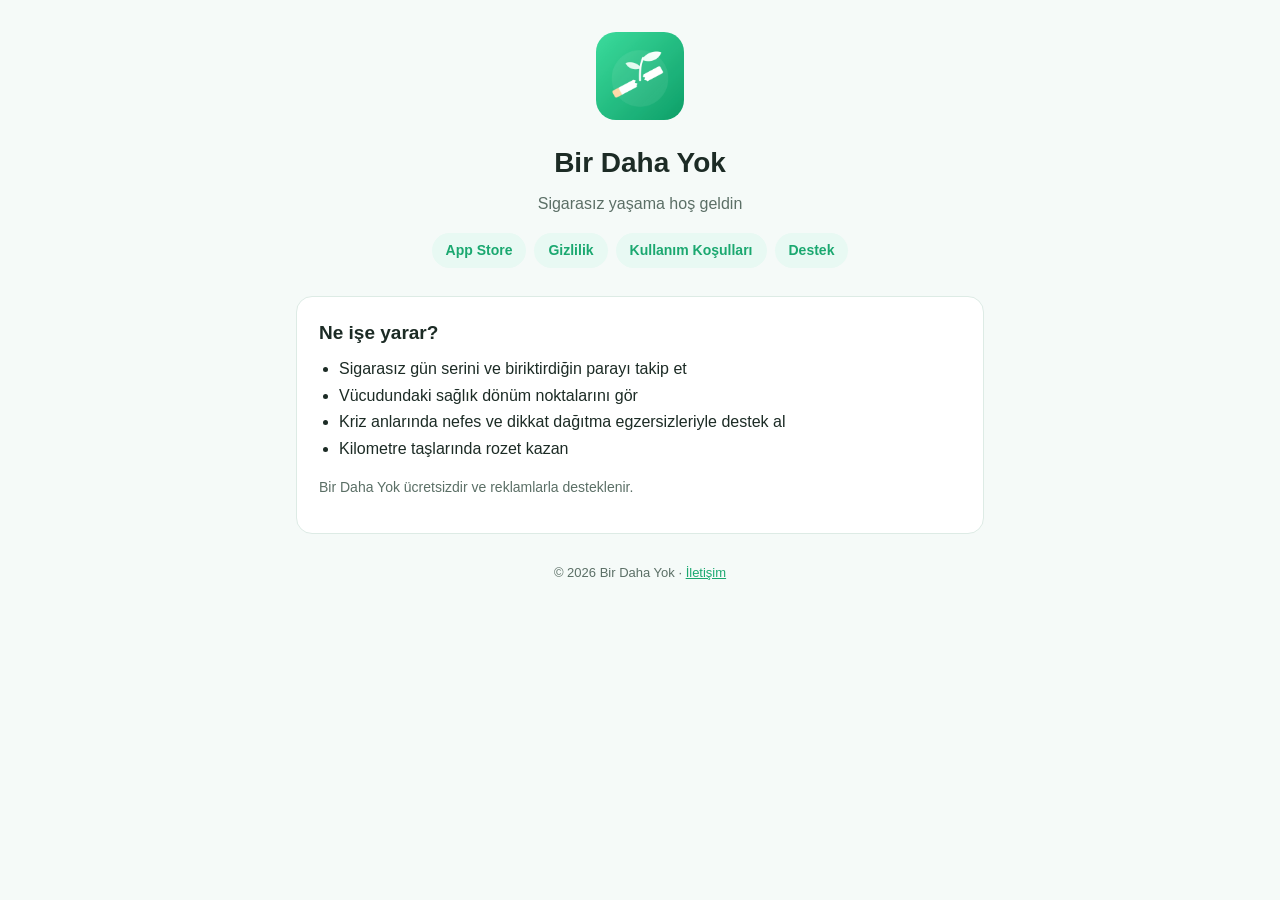
<file: birdahayok/index.html>
<!doctype html>
<html lang="tr">
<head>
<meta charset="utf-8">
<meta name="viewport" content="width=device-width, initial-scale=1">
<title>Bir Daha Yok</title>
<meta name="description" content="Sigarayı bırakma sürecini takip et: sigarasız günler, kazanılan para, sağlık dönüm noktaları ve kriz anları için destek.">
<link rel="stylesheet" href="style.css">
</head>
<body>
<main>
  <header>
    <img src="icon.png" alt="Bir Daha Yok simgesi">
    <h1>Bir Daha Yok</h1>
    <p>Sigarasız yaşama hoş geldin</p>
    <nav><a href="https://apps.apple.com/app/id6761670184">App Store</a><a href="gizlilik.html">Gizlilik</a><a href="kosullar.html">Kullanım Koşulları</a><a href="destek.html">Destek</a></nav>
  </header>

  <section>
    <h2>Ne işe yarar?</h2>
    <ul>
      <li>Sigarasız gün serini ve biriktirdiğin parayı takip et</li>
      <li>Vücudundaki sağlık dönüm noktalarını gör</li>
      <li>Kriz anlarında nefes ve dikkat dağıtma egzersizleriyle destek al</li>
      <li>Kilometre taşlarında rozet kazan</li>
    </ul>
    <p class="note">Bir Daha Yok ücretsizdir ve reklamlarla desteklenir.</p>
  </section>

  <footer>© 2026 Bir Daha Yok · <a href="mailto:ugr_dundar@hotmail.com">İletişim</a></footer>
</main>
</body>
</html>
</file>
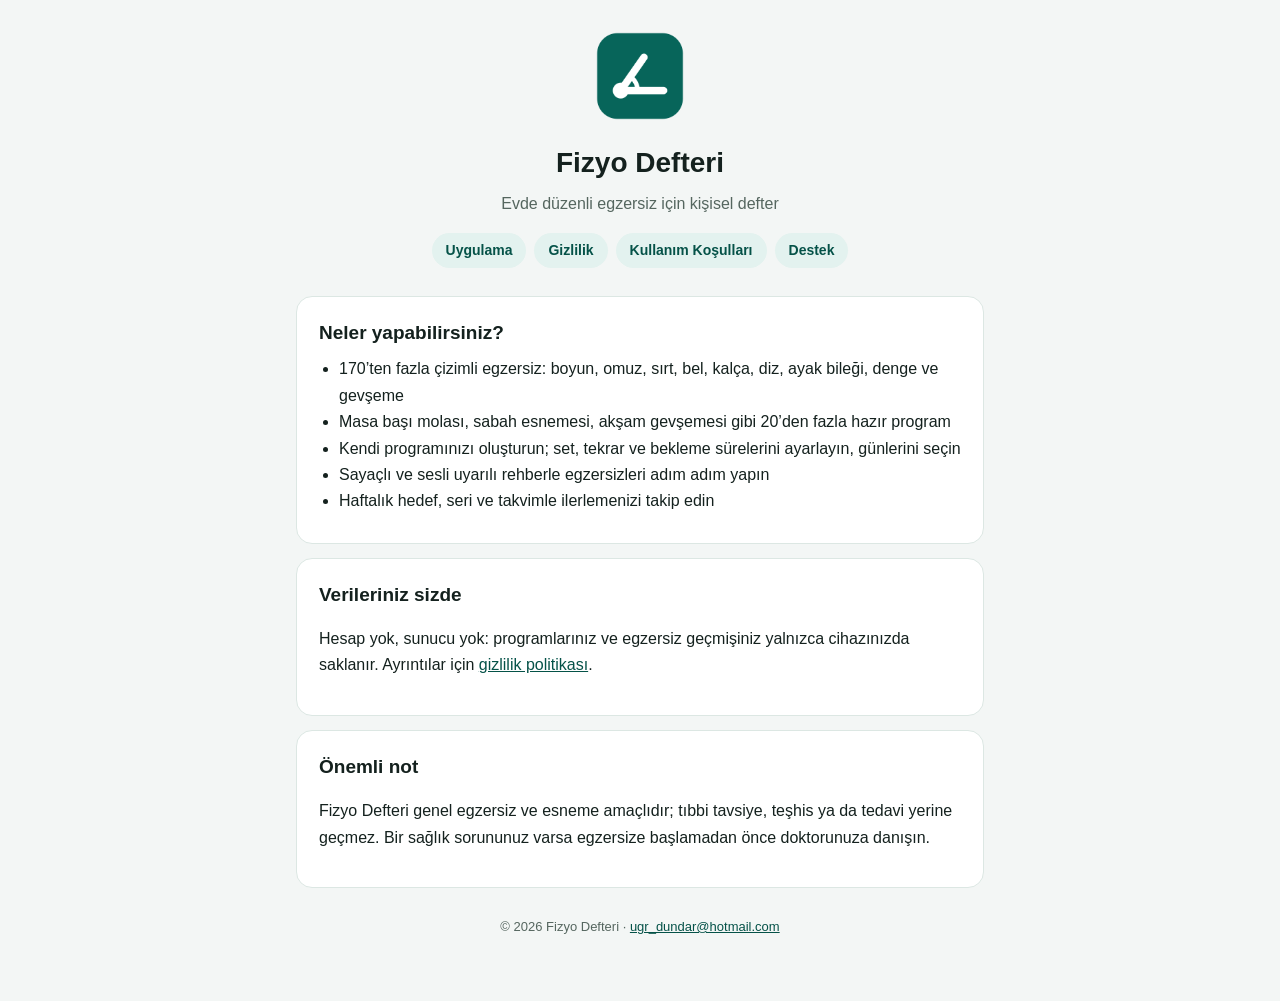
<file: fizyodefteri/index.html>
<!doctype html>
<html lang="tr">
<head>
<meta charset="utf-8">
<meta name="viewport" content="width=device-width, initial-scale=1">
<title>Fizyo Defteri</title>
<meta name="description" content="Çizimli egzersizler, hazır programlar ve sayaçlı rehberle evde düzenli hareket edin.">
<link rel="stylesheet" href="style.css">
</head>
<body>
<main>
  <header>
    <img src="icon.png" alt="Fizyo Defteri simgesi">
    <h1>Fizyo Defteri</h1>
    <p>Evde düzenli egzersiz için kişisel defter</p>
    <nav><a href="./">Uygulama</a><a href="gizlilik.html">Gizlilik</a><a href="kosullar.html">Kullanım Koşulları</a><a href="destek.html">Destek</a></nav>
  </header>

  <section>
    <h2>Neler yapabilirsiniz?</h2>
    <ul>
      <li>170’ten fazla çizimli egzersiz: boyun, omuz, sırt, bel, kalça, diz, ayak bileği, denge ve gevşeme</li>
      <li>Masa başı molası, sabah esnemesi, akşam gevşemesi gibi 20’den fazla hazır program</li>
      <li>Kendi programınızı oluşturun; set, tekrar ve bekleme sürelerini ayarlayın, günlerini seçin</li>
      <li>Sayaçlı ve sesli uyarılı rehberle egzersizleri adım adım yapın</li>
      <li>Haftalık hedef, seri ve takvimle ilerlemenizi takip edin</li>
    </ul>
  </section>

  <section>
    <h2>Verileriniz sizde</h2>
    <p>Hesap yok, sunucu yok: programlarınız ve egzersiz geçmişiniz yalnızca cihazınızda saklanır. Ayrıntılar için <a href="gizlilik.html">gizlilik politikası</a>.</p>
  </section>

  <section>
    <h2>Önemli not</h2>
    <p>Fizyo Defteri genel egzersiz ve esneme amaçlıdır; tıbbi tavsiye, teşhis ya da tedavi yerine geçmez. Bir sağlık sorununuz varsa egzersize başlamadan önce doktorunuza danışın.</p>
  </section>

  <footer>© 2026 Fizyo Defteri · <a href="mailto:ugr_dundar@hotmail.com">ugr_dundar@hotmail.com</a></footer>
</main>
</body>
</html>
</file>
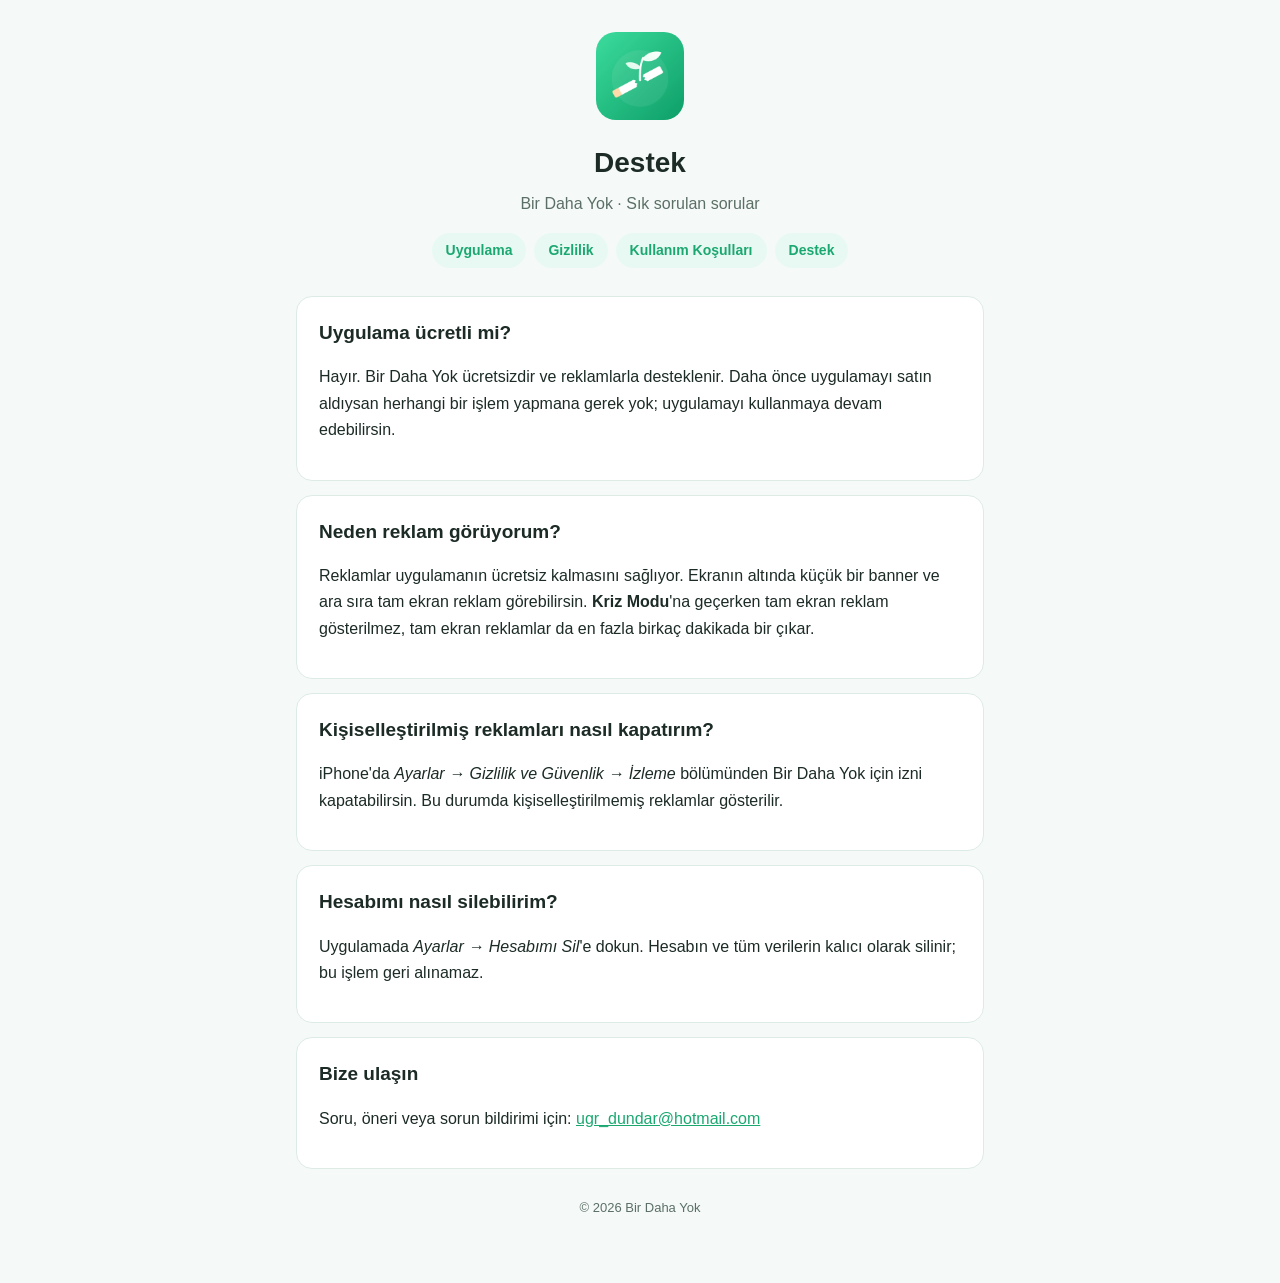
<file: birdahayok/destek.html>
<!doctype html>
<html lang="tr">
<head>
<meta charset="utf-8">
<meta name="viewport" content="width=device-width, initial-scale=1">
<title>Destek – Bir Daha Yok</title>
<link rel="stylesheet" href="style.css">
</head>
<body>
<main>
  <header>
    <img src="icon.png" alt="Bir Daha Yok simgesi">
    <h1>Destek</h1>
    <p>Bir Daha Yok · Sık sorulan sorular</p>
    <nav><a href="./">Uygulama</a><a href="gizlilik.html">Gizlilik</a><a href="kosullar.html">Kullanım Koşulları</a><a href="destek.html">Destek</a></nav>
  </header>

  <section>
    <h2>Uygulama ücretli mi?</h2>
    <p>Hayır. Bir Daha Yok ücretsizdir ve reklamlarla desteklenir. Daha önce uygulamayı satın aldıysan herhangi bir işlem yapmana gerek yok; uygulamayı kullanmaya devam edebilirsin.</p>
  </section>

  <section>
    <h2>Neden reklam görüyorum?</h2>
    <p>Reklamlar uygulamanın ücretsiz kalmasını sağlıyor. Ekranın altında küçük bir banner ve ara sıra tam ekran reklam görebilirsin. <strong>Kriz Modu</strong>'na geçerken tam ekran reklam gösterilmez, tam ekran reklamlar da en fazla birkaç dakikada bir çıkar.</p>
  </section>

  <section>
    <h2>Kişiselleştirilmiş reklamları nasıl kapatırım?</h2>
    <p>iPhone'da <em>Ayarlar → Gizlilik ve Güvenlik → İzleme</em> bölümünden Bir Daha Yok için izni kapatabilirsin. Bu durumda kişiselleştirilmemiş reklamlar gösterilir.</p>
  </section>

  <section>
    <h2>Hesabımı nasıl silebilirim?</h2>
    <p>Uygulamada <em>Ayarlar → Hesabımı Sil</em>'e dokun. Hesabın ve tüm verilerin kalıcı olarak silinir; bu işlem geri alınamaz.</p>
  </section>

  <section>
    <h2>Bize ulaşın</h2>
    <p>Soru, öneri veya sorun bildirimi için: <a href="mailto:ugr_dundar@hotmail.com">ugr_dundar@hotmail.com</a></p>
  </section>

  <footer>© 2026 Bir Daha Yok</footer>
</main>
</body>
</html>
</file>
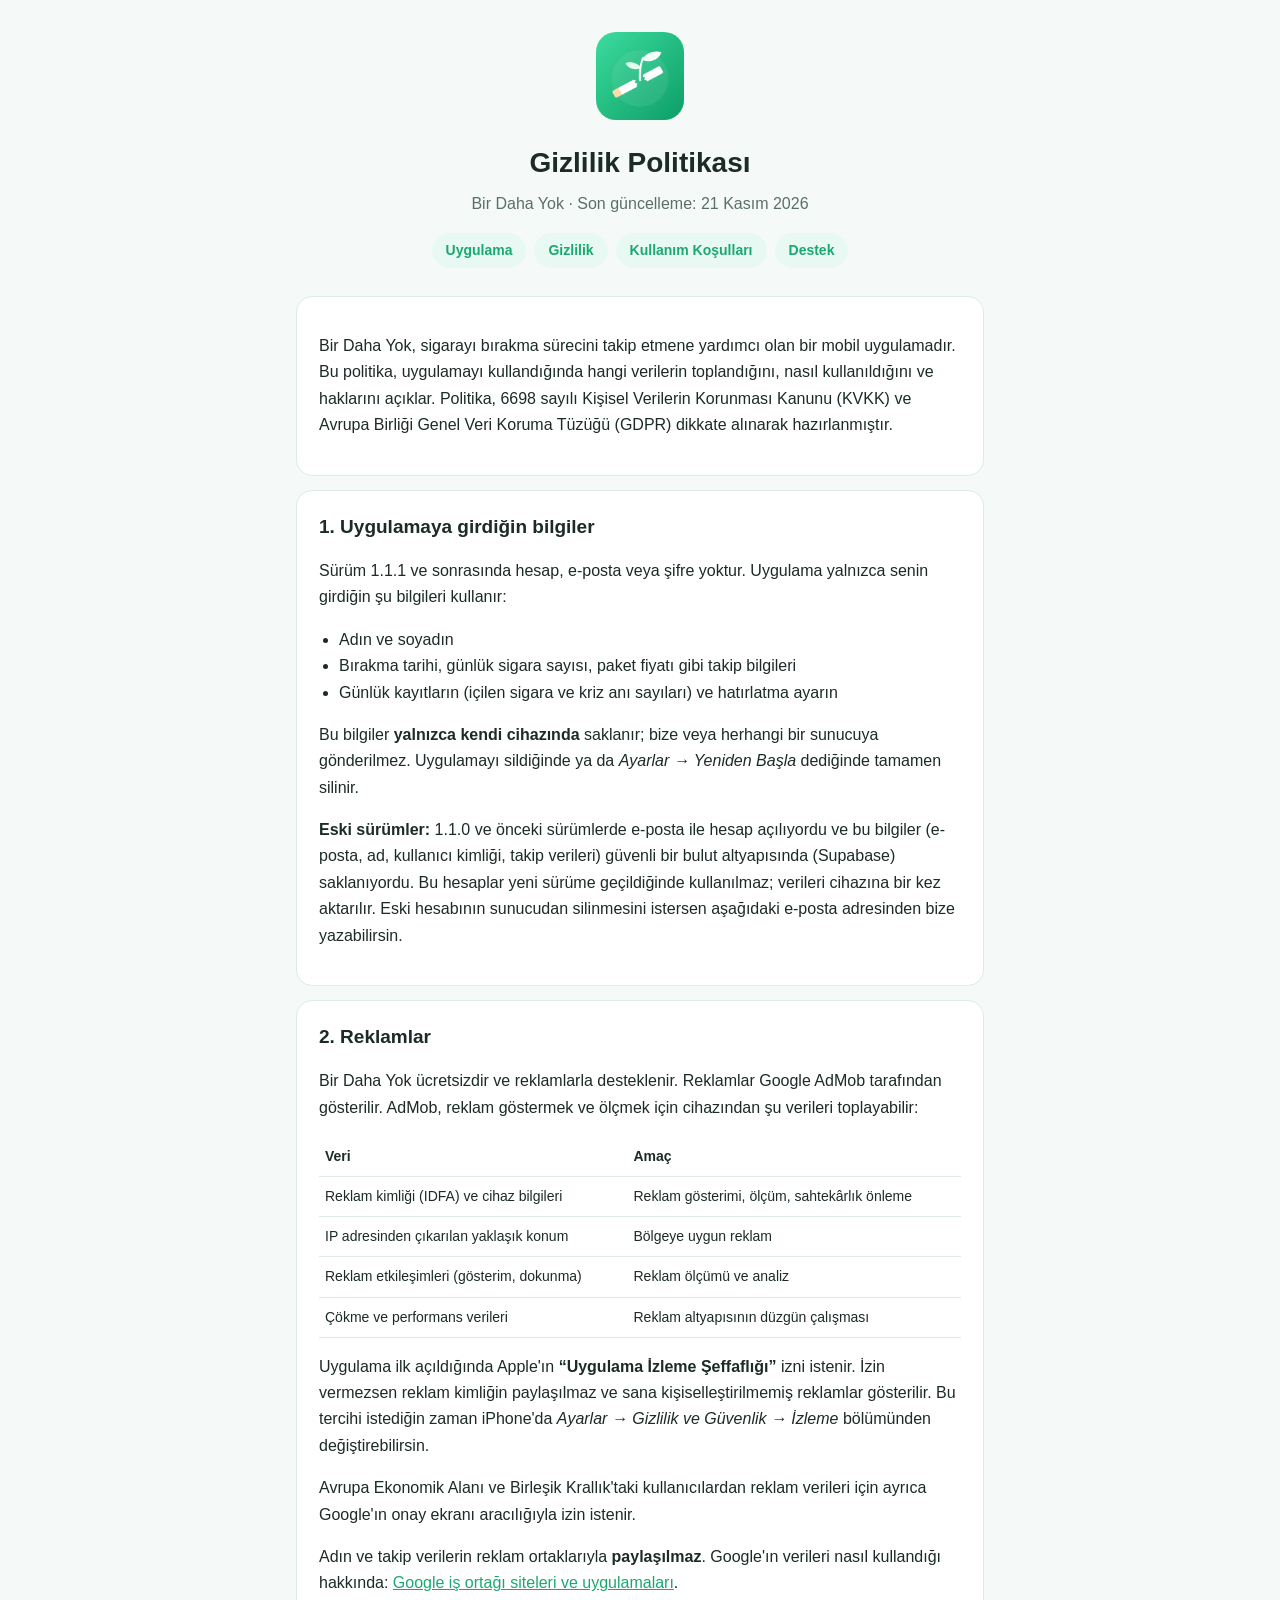
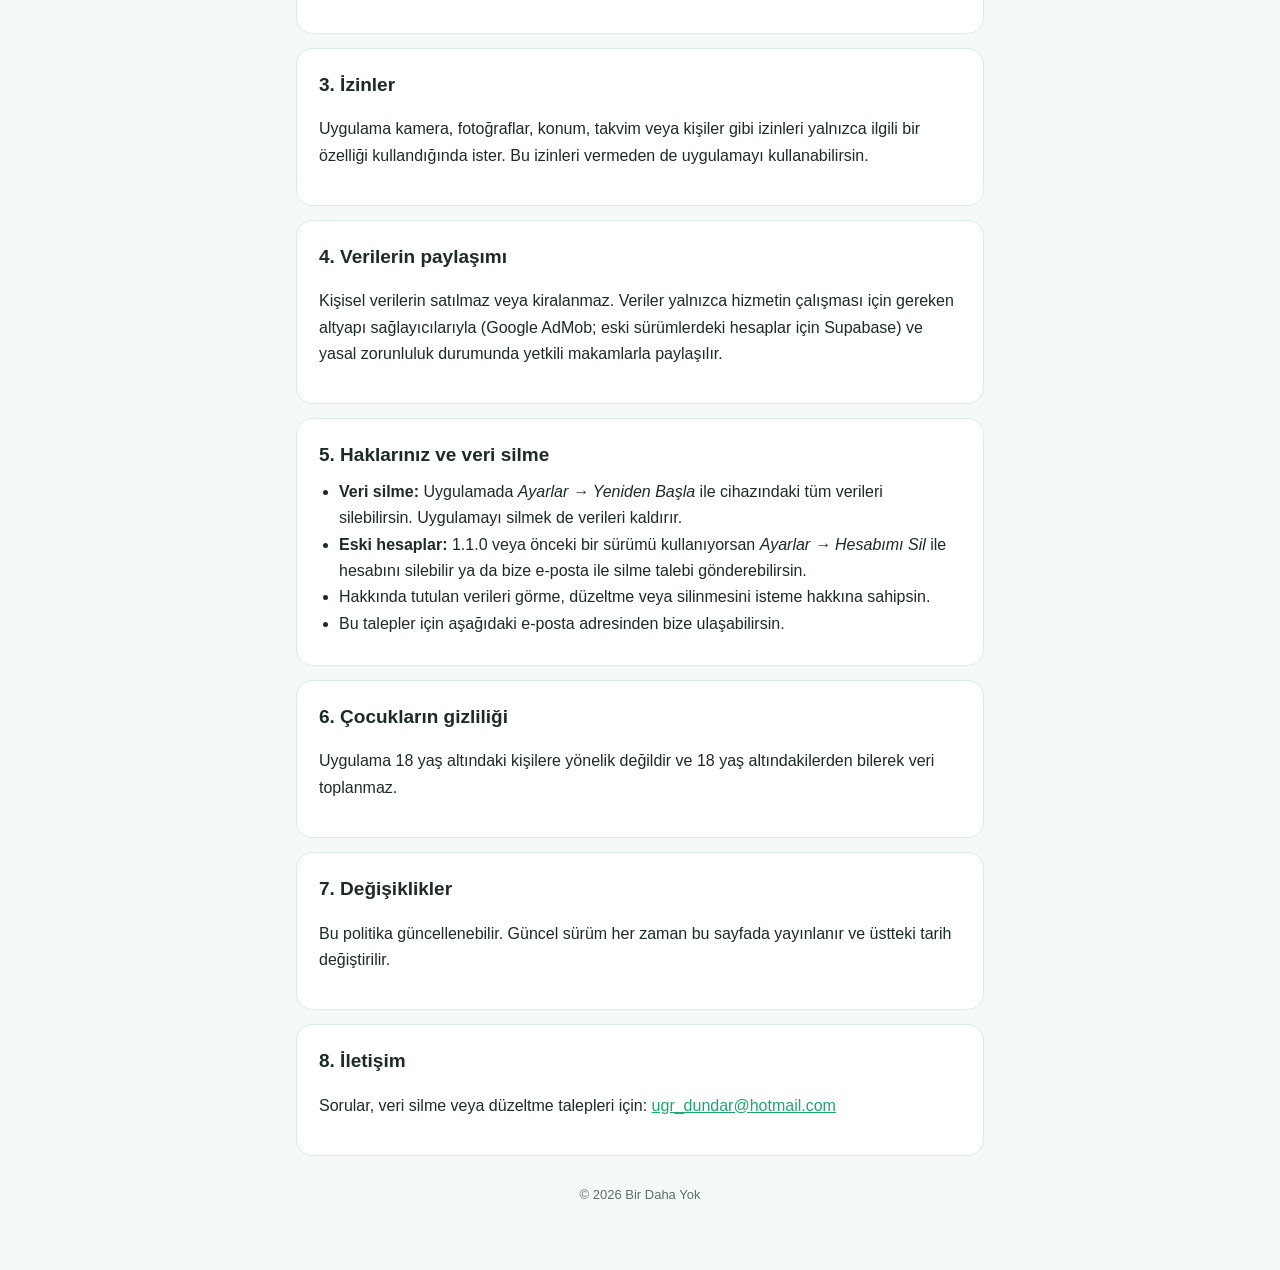
<file: birdahayok/gizlilik.html>
<!doctype html>
<html lang="tr">
<head>
<meta charset="utf-8">
<meta name="viewport" content="width=device-width, initial-scale=1">
<title>Gizlilik Politikası – Bir Daha Yok</title>
<link rel="stylesheet" href="style.css">
</head>
<body>
<main>
  <header>
    <img src="icon.png" alt="Bir Daha Yok simgesi">
    <h1>Gizlilik Politikası</h1>
    <p>Bir Daha Yok · Son güncelleme: 21 Kasım 2026</p>
    <nav><a href="./">Uygulama</a><a href="gizlilik.html">Gizlilik</a><a href="kosullar.html">Kullanım Koşulları</a><a href="destek.html">Destek</a></nav>
  </header>

  <section>
    <p>Bir Daha Yok, sigarayı bırakma sürecini takip etmene yardımcı olan bir mobil uygulamadır. Bu politika, uygulamayı kullandığında hangi verilerin toplandığını, nasıl kullanıldığını ve haklarını açıklar. Politika, 6698 sayılı Kişisel Verilerin Korunması Kanunu (KVKK) ve Avrupa Birliği Genel Veri Koruma Tüzüğü (GDPR) dikkate alınarak hazırlanmıştır.</p>
  </section>

  <section>
    <h2>1. Uygulamaya girdiğin bilgiler</h2>
    <p>Sürüm 1.1.1 ve sonrasında hesap, e-posta veya şifre yoktur. Uygulama yalnızca senin girdiğin şu bilgileri kullanır:</p>
    <ul>
      <li>Adın ve soyadın</li>
      <li>Bırakma tarihi, günlük sigara sayısı, paket fiyatı gibi takip bilgileri</li>
      <li>Günlük kayıtların (içilen sigara ve kriz anı sayıları) ve hatırlatma ayarın</li>
    </ul>
    <p>Bu bilgiler <strong>yalnızca kendi cihazında</strong> saklanır; bize veya herhangi bir sunucuya gönderilmez. Uygulamayı sildiğinde ya da <em>Ayarlar → Yeniden Başla</em> dediğinde tamamen silinir.</p>
    <p><strong>Eski sürümler:</strong> 1.1.0 ve önceki sürümlerde e-posta ile hesap açılıyordu ve bu bilgiler (e-posta, ad, kullanıcı kimliği, takip verileri) güvenli bir bulut altyapısında (Supabase) saklanıyordu. Bu hesaplar yeni sürüme geçildiğinde kullanılmaz; verileri cihazına bir kez aktarılır. Eski hesabının sunucudan silinmesini istersen aşağıdaki e-posta adresinden bize yazabilirsin.</p>
  </section>

  <section>
    <h2>2. Reklamlar</h2>
    <p>Bir Daha Yok ücretsizdir ve reklamlarla desteklenir. Reklamlar Google AdMob tarafından gösterilir. AdMob, reklam göstermek ve ölçmek için cihazından şu verileri toplayabilir:</p>
    <table>
      <tr><th>Veri</th><th>Amaç</th></tr>
      <tr><td>Reklam kimliği (IDFA) ve cihaz bilgileri</td><td>Reklam gösterimi, ölçüm, sahtekârlık önleme</td></tr>
      <tr><td>IP adresinden çıkarılan yaklaşık konum</td><td>Bölgeye uygun reklam</td></tr>
      <tr><td>Reklam etkileşimleri (gösterim, dokunma)</td><td>Reklam ölçümü ve analiz</td></tr>
      <tr><td>Çökme ve performans verileri</td><td>Reklam altyapısının düzgün çalışması</td></tr>
    </table>
    <p>Uygulama ilk açıldığında Apple'ın <strong>“Uygulama İzleme Şeffaflığı”</strong> izni istenir. İzin vermezsen reklam kimliğin paylaşılmaz ve sana kişiselleştirilmemiş reklamlar gösterilir. Bu tercihi istediğin zaman iPhone'da <em>Ayarlar → Gizlilik ve Güvenlik → İzleme</em> bölümünden değiştirebilirsin.</p>
    <p>Avrupa Ekonomik Alanı ve Birleşik Krallık'taki kullanıcılardan reklam verileri için ayrıca Google'ın onay ekranı aracılığıyla izin istenir.</p>
    <p>Adın ve takip verilerin reklam ortaklarıyla <strong>paylaşılmaz</strong>. Google'ın verileri nasıl kullandığı hakkında: <a href="https://policies.google.com/technologies/partner-sites?hl=tr">Google iş ortağı siteleri ve uygulamaları</a>.</p>
  </section>

  <section>
    <h2>3. İzinler</h2>
    <p>Uygulama kamera, fotoğraflar, konum, takvim veya kişiler gibi izinleri yalnızca ilgili bir özelliği kullandığında ister. Bu izinleri vermeden de uygulamayı kullanabilirsin.</p>
  </section>

  <section>
    <h2>4. Verilerin paylaşımı</h2>
    <p>Kişisel verilerin satılmaz veya kiralanmaz. Veriler yalnızca hizmetin çalışması için gereken altyapı sağlayıcılarıyla (Google AdMob; eski sürümlerdeki hesaplar için Supabase) ve yasal zorunluluk durumunda yetkili makamlarla paylaşılır.</p>
  </section>

  <section>
    <h2>5. Haklarınız ve veri silme</h2>
    <ul>
      <li><strong>Veri silme:</strong> Uygulamada <em>Ayarlar → Yeniden Başla</em> ile cihazındaki tüm verileri silebilirsin. Uygulamayı silmek de verileri kaldırır.</li>
      <li><strong>Eski hesaplar:</strong> 1.1.0 veya önceki bir sürümü kullanıyorsan <em>Ayarlar → Hesabımı Sil</em> ile hesabını silebilir ya da bize e-posta ile silme talebi gönderebilirsin.</li>
      <li>Hakkında tutulan verileri görme, düzeltme veya silinmesini isteme hakkına sahipsin.</li>
      <li>Bu talepler için aşağıdaki e-posta adresinden bize ulaşabilirsin.</li>
    </ul>
  </section>

  <section>
    <h2>6. Çocukların gizliliği</h2>
    <p>Uygulama 18 yaş altındaki kişilere yönelik değildir ve 18 yaş altındakilerden bilerek veri toplanmaz.</p>
  </section>

  <section>
    <h2>7. Değişiklikler</h2>
    <p>Bu politika güncellenebilir. Güncel sürüm her zaman bu sayfada yayınlanır ve üstteki tarih değiştirilir.</p>
  </section>

  <section>
    <h2>8. İletişim</h2>
    <p>Sorular, veri silme veya düzeltme talepleri için: <a href="mailto:ugr_dundar@hotmail.com">ugr_dundar@hotmail.com</a></p>
  </section>

  <footer>© 2026 Bir Daha Yok</footer>
</main>
</body>
</html>
</file>
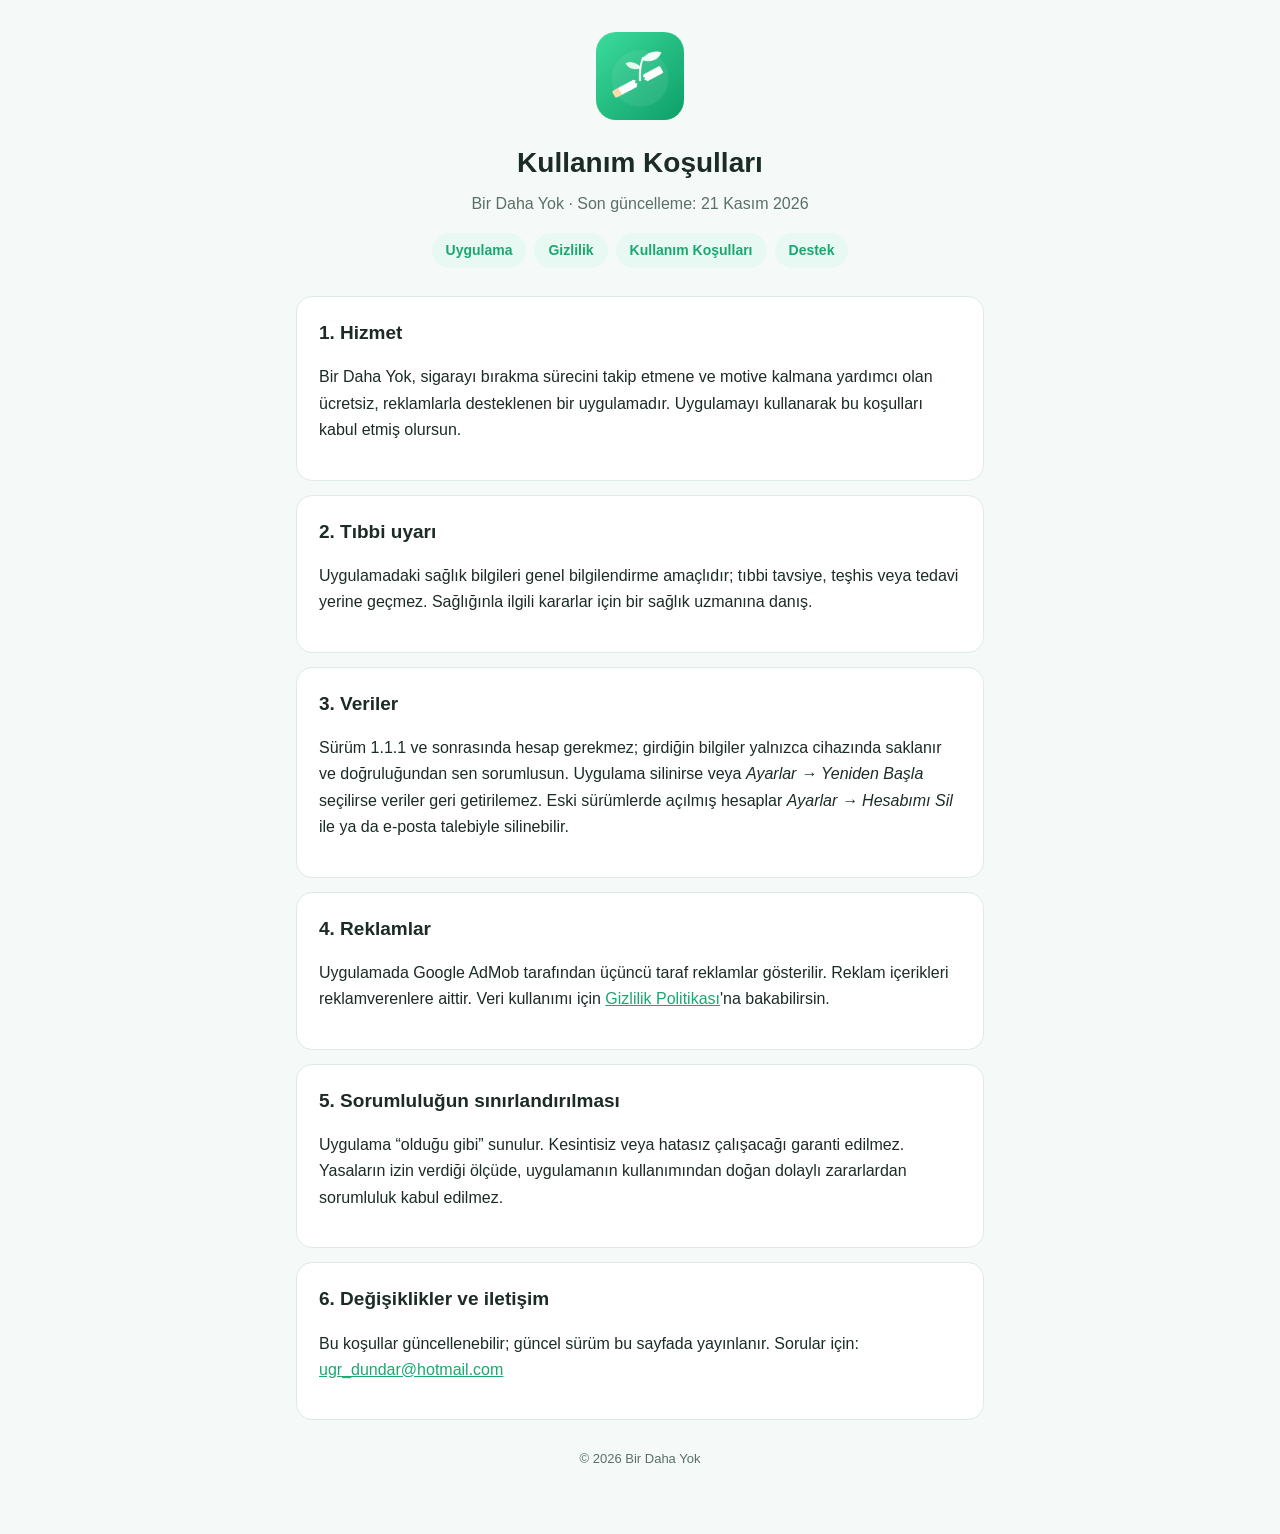
<file: birdahayok/kosullar.html>
<!doctype html>
<html lang="tr">
<head>
<meta charset="utf-8">
<meta name="viewport" content="width=device-width, initial-scale=1">
<title>Kullanım Koşulları – Bir Daha Yok</title>
<link rel="stylesheet" href="style.css">
</head>
<body>
<main>
  <header>
    <img src="icon.png" alt="Bir Daha Yok simgesi">
    <h1>Kullanım Koşulları</h1>
    <p>Bir Daha Yok · Son güncelleme: 21 Kasım 2026</p>
    <nav><a href="./">Uygulama</a><a href="gizlilik.html">Gizlilik</a><a href="kosullar.html">Kullanım Koşulları</a><a href="destek.html">Destek</a></nav>
  </header>

  <section>
    <h2>1. Hizmet</h2>
    <p>Bir Daha Yok, sigarayı bırakma sürecini takip etmene ve motive kalmana yardımcı olan ücretsiz, reklamlarla desteklenen bir uygulamadır. Uygulamayı kullanarak bu koşulları kabul etmiş olursun.</p>
  </section>

  <section>
    <h2>2. Tıbbi uyarı</h2>
    <p>Uygulamadaki sağlık bilgileri genel bilgilendirme amaçlıdır; tıbbi tavsiye, teşhis veya tedavi yerine geçmez. Sağlığınla ilgili kararlar için bir sağlık uzmanına danış.</p>
  </section>

  <section>
    <h2>3. Veriler</h2>
    <p>Sürüm 1.1.1 ve sonrasında hesap gerekmez; girdiğin bilgiler yalnızca cihazında saklanır ve doğruluğundan sen sorumlusun. Uygulama silinirse veya <em>Ayarlar → Yeniden Başla</em> seçilirse veriler geri getirilemez. Eski sürümlerde açılmış hesaplar <em>Ayarlar → Hesabımı Sil</em> ile ya da e-posta talebiyle silinebilir.</p>
  </section>

  <section>
    <h2>4. Reklamlar</h2>
    <p>Uygulamada Google AdMob tarafından üçüncü taraf reklamlar gösterilir. Reklam içerikleri reklamverenlere aittir. Veri kullanımı için <a href="gizlilik.html">Gizlilik Politikası</a>'na bakabilirsin.</p>
  </section>

  <section>
    <h2>5. Sorumluluğun sınırlandırılması</h2>
    <p>Uygulama “olduğu gibi” sunulur. Kesintisiz veya hatasız çalışacağı garanti edilmez. Yasaların izin verdiği ölçüde, uygulamanın kullanımından doğan dolaylı zararlardan sorumluluk kabul edilmez.</p>
  </section>

  <section>
    <h2>6. Değişiklikler ve iletişim</h2>
    <p>Bu koşullar güncellenebilir; güncel sürüm bu sayfada yayınlanır. Sorular için: <a href="mailto:ugr_dundar@hotmail.com">ugr_dundar@hotmail.com</a></p>
  </section>

  <footer>© 2026 Bir Daha Yok</footer>
</main>
</body>
</html>
</file>
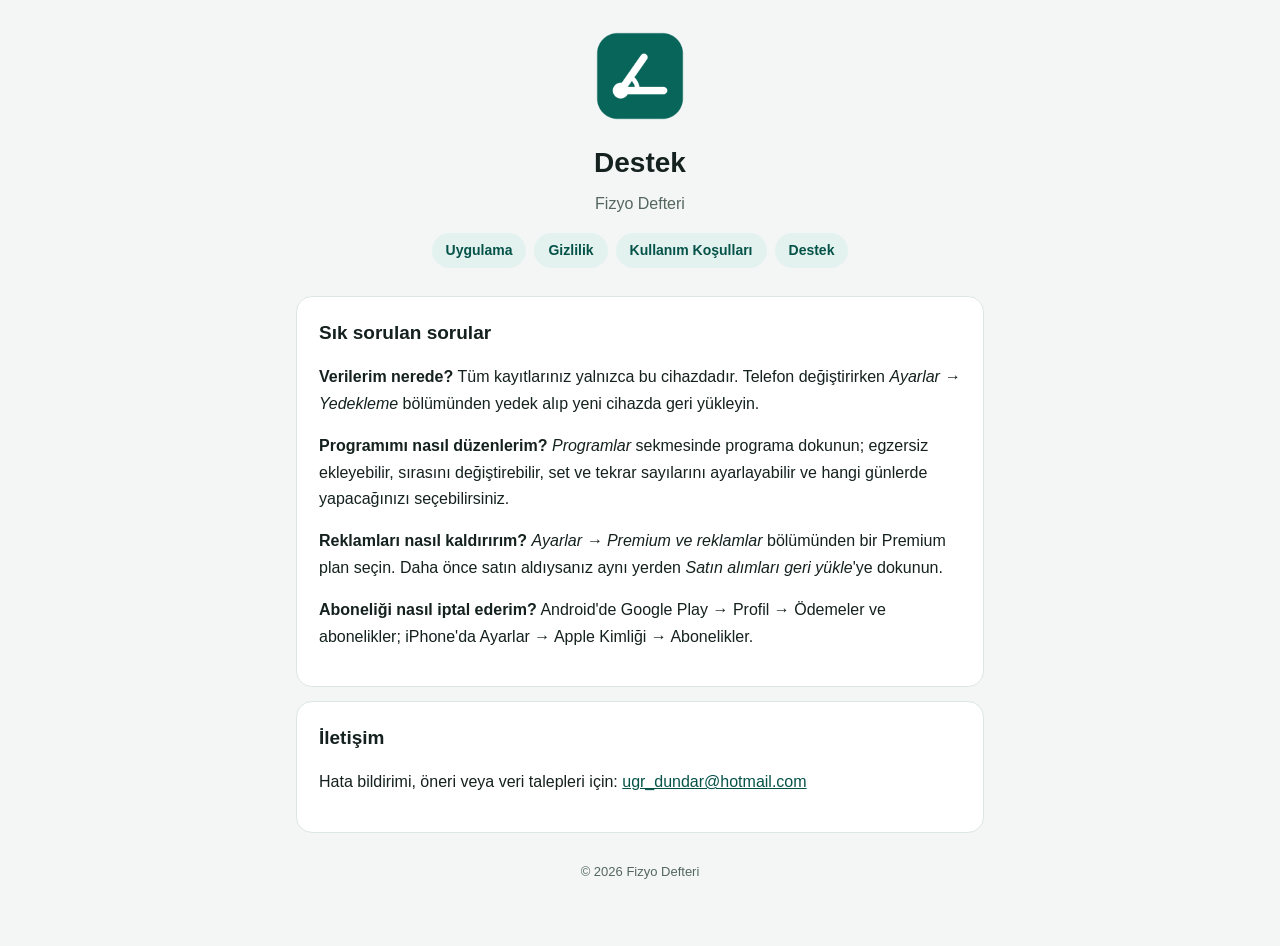
<file: fizyodefteri/destek.html>
<!doctype html>
<html lang="tr">
<head>
<meta charset="utf-8">
<meta name="viewport" content="width=device-width, initial-scale=1">
<title>Destek – Fizyo Defteri</title>
<link rel="stylesheet" href="style.css">
</head>
<body>
<main>
  <header>
    <img src="icon.png" alt="Fizyo Defteri simgesi">
    <h1>Destek</h1>
    <p>Fizyo Defteri</p>
    <nav><a href="./">Uygulama</a><a href="gizlilik.html">Gizlilik</a><a href="kosullar.html">Kullanım Koşulları</a><a href="destek.html">Destek</a></nav>
  </header>

  <section>
    <h2>Sık sorulan sorular</h2>
    <p><strong>Verilerim nerede?</strong> Tüm kayıtlarınız yalnızca bu cihazdadır. Telefon değiştirirken <em>Ayarlar → Yedekleme</em> bölümünden yedek alıp yeni cihazda geri yükleyin.</p>
    <p><strong>Programımı nasıl düzenlerim?</strong> <em>Programlar</em> sekmesinde programa dokunun; egzersiz ekleyebilir, sırasını değiştirebilir, set ve tekrar sayılarını ayarlayabilir ve hangi günlerde yapacağınızı seçebilirsiniz.</p>
    <p><strong>Reklamları nasıl kaldırırım?</strong> <em>Ayarlar → Premium ve reklamlar</em> bölümünden bir Premium plan seçin. Daha önce satın aldıysanız aynı yerden <em>Satın alımları geri yükle</em>'ye dokunun.</p>
    <p><strong>Aboneliği nasıl iptal ederim?</strong> Android'de Google Play → Profil → Ödemeler ve abonelikler; iPhone'da Ayarlar → Apple Kimliği → Abonelikler.</p>
  </section>

  <section>
    <h2>İletişim</h2>
    <p>Hata bildirimi, öneri veya veri talepleri için: <a href="mailto:ugr_dundar@hotmail.com">ugr_dundar@hotmail.com</a></p>
  </section>

  <footer>© 2026 Fizyo Defteri</footer>
</main>
</body>
</html>
</file>
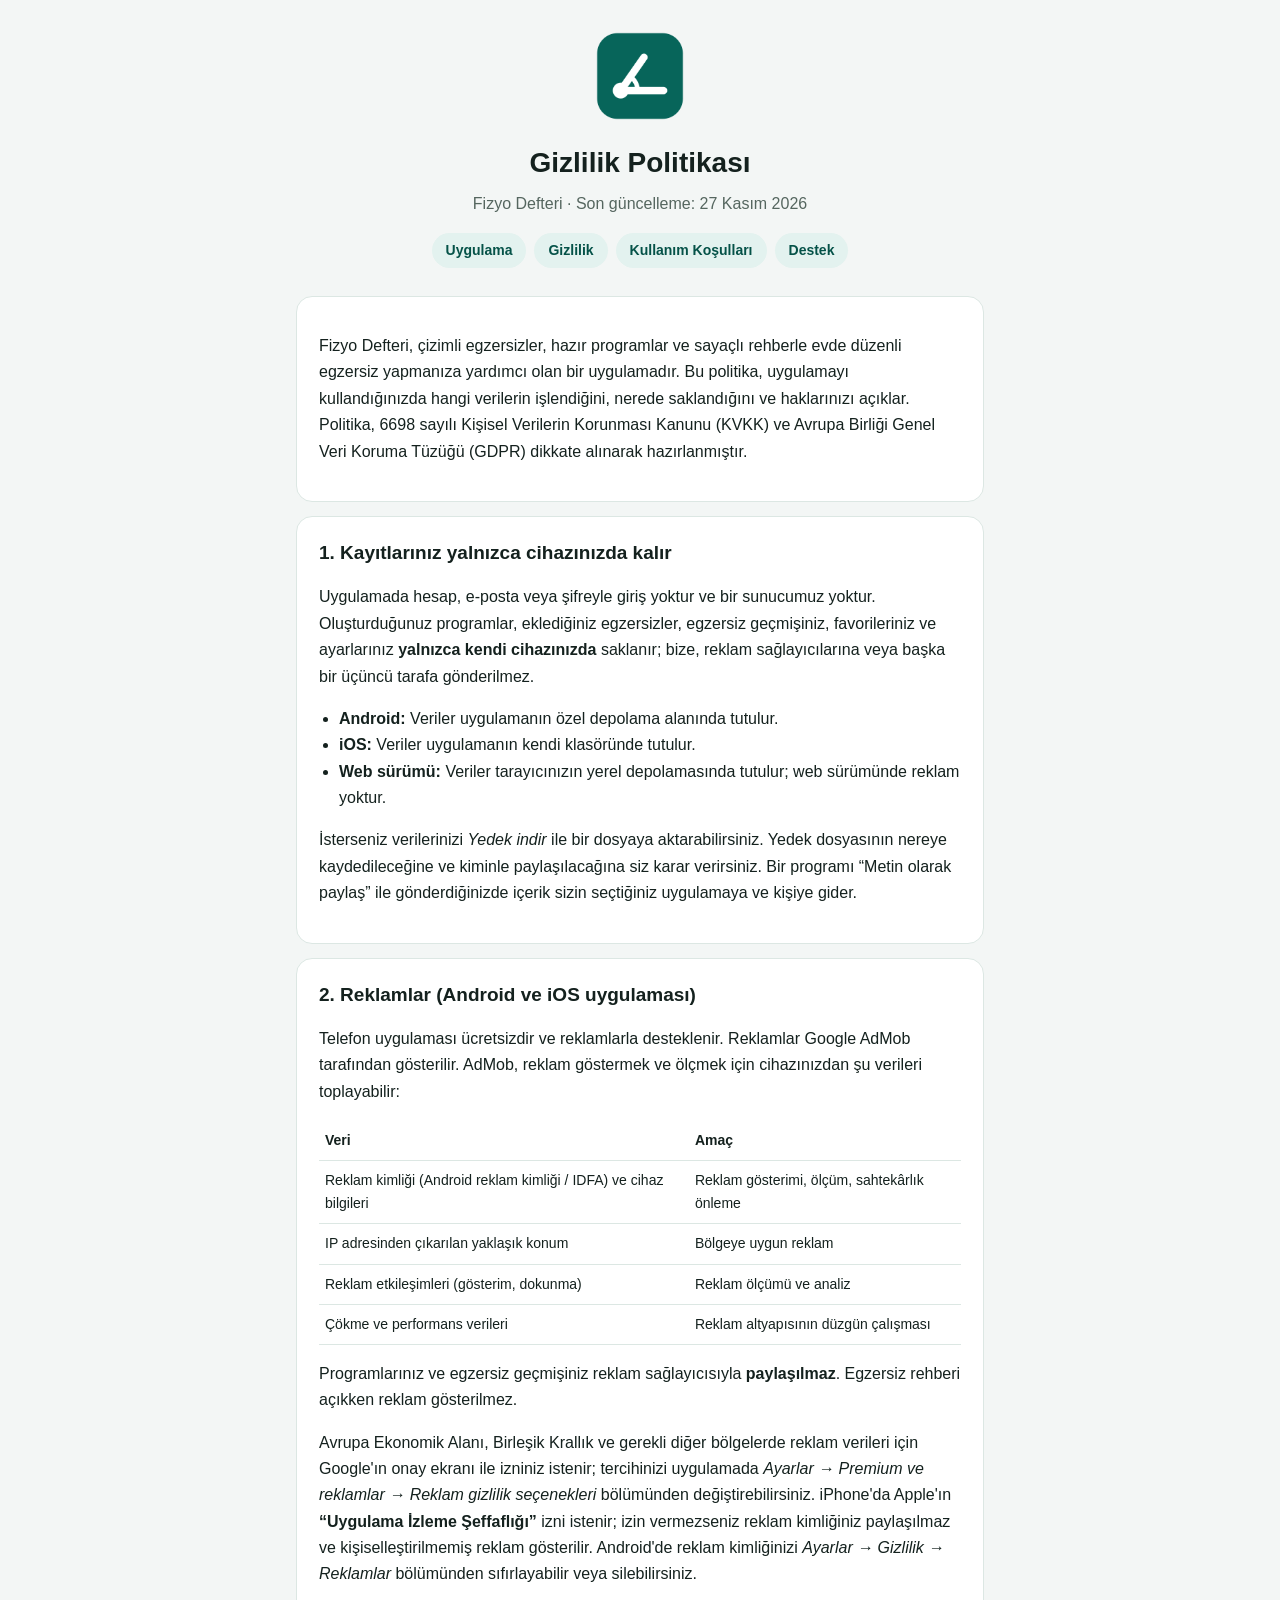
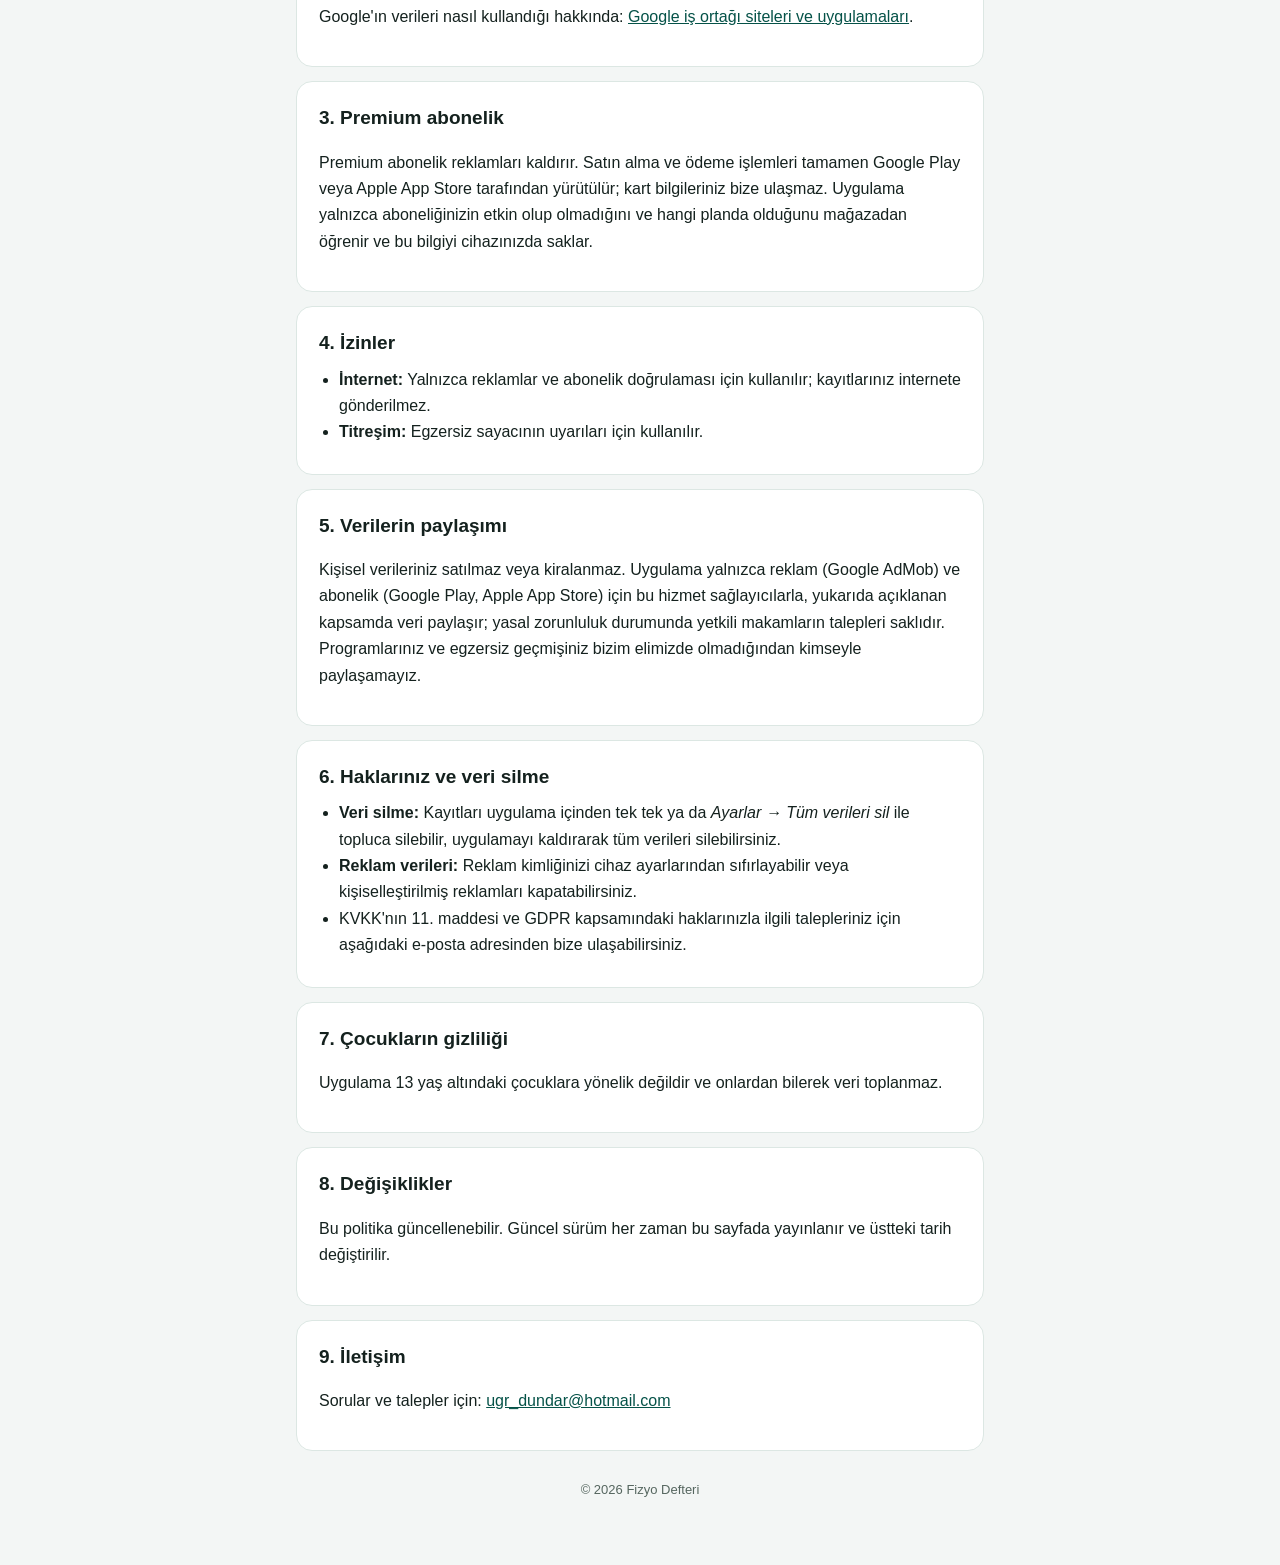
<file: fizyodefteri/gizlilik.html>
<!doctype html>
<html lang="tr">
<head>
<meta charset="utf-8">
<meta name="viewport" content="width=device-width, initial-scale=1">
<title>Gizlilik Politikası – Fizyo Defteri</title>
<link rel="stylesheet" href="style.css">
</head>
<body>
<main>
  <header>
    <img src="icon.png" alt="Fizyo Defteri simgesi">
    <h1>Gizlilik Politikası</h1>
    <p>Fizyo Defteri · Son güncelleme: 27 Kasım 2026</p>
    <nav><a href="./">Uygulama</a><a href="gizlilik.html">Gizlilik</a><a href="kosullar.html">Kullanım Koşulları</a><a href="destek.html">Destek</a></nav>
  </header>

  <section>
    <p>Fizyo Defteri, çizimli egzersizler, hazır programlar ve sayaçlı rehberle evde düzenli egzersiz yapmanıza yardımcı olan bir uygulamadır. Bu politika, uygulamayı kullandığınızda hangi verilerin işlendiğini, nerede saklandığını ve haklarınızı açıklar. Politika, 6698 sayılı Kişisel Verilerin Korunması Kanunu (KVKK) ve Avrupa Birliği Genel Veri Koruma Tüzüğü (GDPR) dikkate alınarak hazırlanmıştır.</p>
  </section>

  <section>
    <h2>1. Kayıtlarınız yalnızca cihazınızda kalır</h2>
    <p>Uygulamada hesap, e-posta veya şifreyle giriş yoktur ve bir sunucumuz yoktur. Oluşturduğunuz programlar, eklediğiniz egzersizler, egzersiz geçmişiniz, favorileriniz ve ayarlarınız <strong>yalnızca kendi cihazınızda</strong> saklanır; bize, reklam sağlayıcılarına veya başka bir üçüncü tarafa gönderilmez.</p>
    <ul>
      <li><strong>Android:</strong> Veriler uygulamanın özel depolama alanında tutulur.</li>
      <li><strong>iOS:</strong> Veriler uygulamanın kendi klasöründe tutulur.</li>
      <li><strong>Web sürümü:</strong> Veriler tarayıcınızın yerel depolamasında tutulur; web sürümünde reklam yoktur.</li>
    </ul>
    <p>İsterseniz verilerinizi <em>Yedek indir</em> ile bir dosyaya aktarabilirsiniz. Yedek dosyasının nereye kaydedileceğine ve kiminle paylaşılacağına siz karar verirsiniz. Bir programı “Metin olarak paylaş” ile gönderdiğinizde içerik sizin seçtiğiniz uygulamaya ve kişiye gider.</p>
  </section>

  <section>
    <h2>2. Reklamlar (Android ve iOS uygulaması)</h2>
    <p>Telefon uygulaması ücretsizdir ve reklamlarla desteklenir. Reklamlar Google AdMob tarafından gösterilir. AdMob, reklam göstermek ve ölçmek için cihazınızdan şu verileri toplayabilir:</p>
    <table>
      <tr><th>Veri</th><th>Amaç</th></tr>
      <tr><td>Reklam kimliği (Android reklam kimliği / IDFA) ve cihaz bilgileri</td><td>Reklam gösterimi, ölçüm, sahtekârlık önleme</td></tr>
      <tr><td>IP adresinden çıkarılan yaklaşık konum</td><td>Bölgeye uygun reklam</td></tr>
      <tr><td>Reklam etkileşimleri (gösterim, dokunma)</td><td>Reklam ölçümü ve analiz</td></tr>
      <tr><td>Çökme ve performans verileri</td><td>Reklam altyapısının düzgün çalışması</td></tr>
    </table>
    <p>Programlarınız ve egzersiz geçmişiniz reklam sağlayıcısıyla <strong>paylaşılmaz</strong>. Egzersiz rehberi açıkken reklam gösterilmez.</p>
    <p>Avrupa Ekonomik Alanı, Birleşik Krallık ve gerekli diğer bölgelerde reklam verileri için Google'ın onay ekranı ile izniniz istenir; tercihinizi uygulamada <em>Ayarlar → Premium ve reklamlar → Reklam gizlilik seçenekleri</em> bölümünden değiştirebilirsiniz. iPhone'da Apple'ın <strong>“Uygulama İzleme Şeffaflığı”</strong> izni istenir; izin vermezseniz reklam kimliğiniz paylaşılmaz ve kişiselleştirilmemiş reklam gösterilir. Android'de reklam kimliğinizi <em>Ayarlar → Gizlilik → Reklamlar</em> bölümünden sıfırlayabilir veya silebilirsiniz.</p>
    <p>Google'ın verileri nasıl kullandığı hakkında: <a href="https://policies.google.com/technologies/partner-sites?hl=tr">Google iş ortağı siteleri ve uygulamaları</a>.</p>
  </section>

  <section>
    <h2>3. Premium abonelik</h2>
    <p>Premium abonelik reklamları kaldırır. Satın alma ve ödeme işlemleri tamamen Google Play veya Apple App Store tarafından yürütülür; kart bilgileriniz bize ulaşmaz. Uygulama yalnızca aboneliğinizin etkin olup olmadığını ve hangi planda olduğunu mağazadan öğrenir ve bu bilgiyi cihazınızda saklar.</p>
  </section>

  <section>
    <h2>4. İzinler</h2>
    <ul>
      <li><strong>İnternet:</strong> Yalnızca reklamlar ve abonelik doğrulaması için kullanılır; kayıtlarınız internete gönderilmez.</li>
      <li><strong>Titreşim:</strong> Egzersiz sayacının uyarıları için kullanılır.</li>
    </ul>
  </section>

  <section>
    <h2>5. Verilerin paylaşımı</h2>
    <p>Kişisel verileriniz satılmaz veya kiralanmaz. Uygulama yalnızca reklam (Google AdMob) ve abonelik (Google Play, Apple App Store) için bu hizmet sağlayıcılarla, yukarıda açıklanan kapsamda veri paylaşır; yasal zorunluluk durumunda yetkili makamların talepleri saklıdır. Programlarınız ve egzersiz geçmişiniz bizim elimizde olmadığından kimseyle paylaşamayız.</p>
  </section>

  <section>
    <h2>6. Haklarınız ve veri silme</h2>
    <ul>
      <li><strong>Veri silme:</strong> Kayıtları uygulama içinden tek tek ya da <em>Ayarlar → Tüm verileri sil</em> ile topluca silebilir, uygulamayı kaldırarak tüm verileri silebilirsiniz.</li>
      <li><strong>Reklam verileri:</strong> Reklam kimliğinizi cihaz ayarlarından sıfırlayabilir veya kişiselleştirilmiş reklamları kapatabilirsiniz.</li>
      <li>KVKK'nın 11. maddesi ve GDPR kapsamındaki haklarınızla ilgili talepleriniz için aşağıdaki e-posta adresinden bize ulaşabilirsiniz.</li>
    </ul>
  </section>

  <section>
    <h2>7. Çocukların gizliliği</h2>
    <p>Uygulama 13 yaş altındaki çocuklara yönelik değildir ve onlardan bilerek veri toplanmaz.</p>
  </section>

  <section>
    <h2>8. Değişiklikler</h2>
    <p>Bu politika güncellenebilir. Güncel sürüm her zaman bu sayfada yayınlanır ve üstteki tarih değiştirilir.</p>
  </section>

  <section>
    <h2>9. İletişim</h2>
    <p>Sorular ve talepler için: <a href="mailto:ugr_dundar@hotmail.com">ugr_dundar@hotmail.com</a></p>
  </section>

  <footer>© 2026 Fizyo Defteri</footer>
</main>
</body>
</html>
</file>
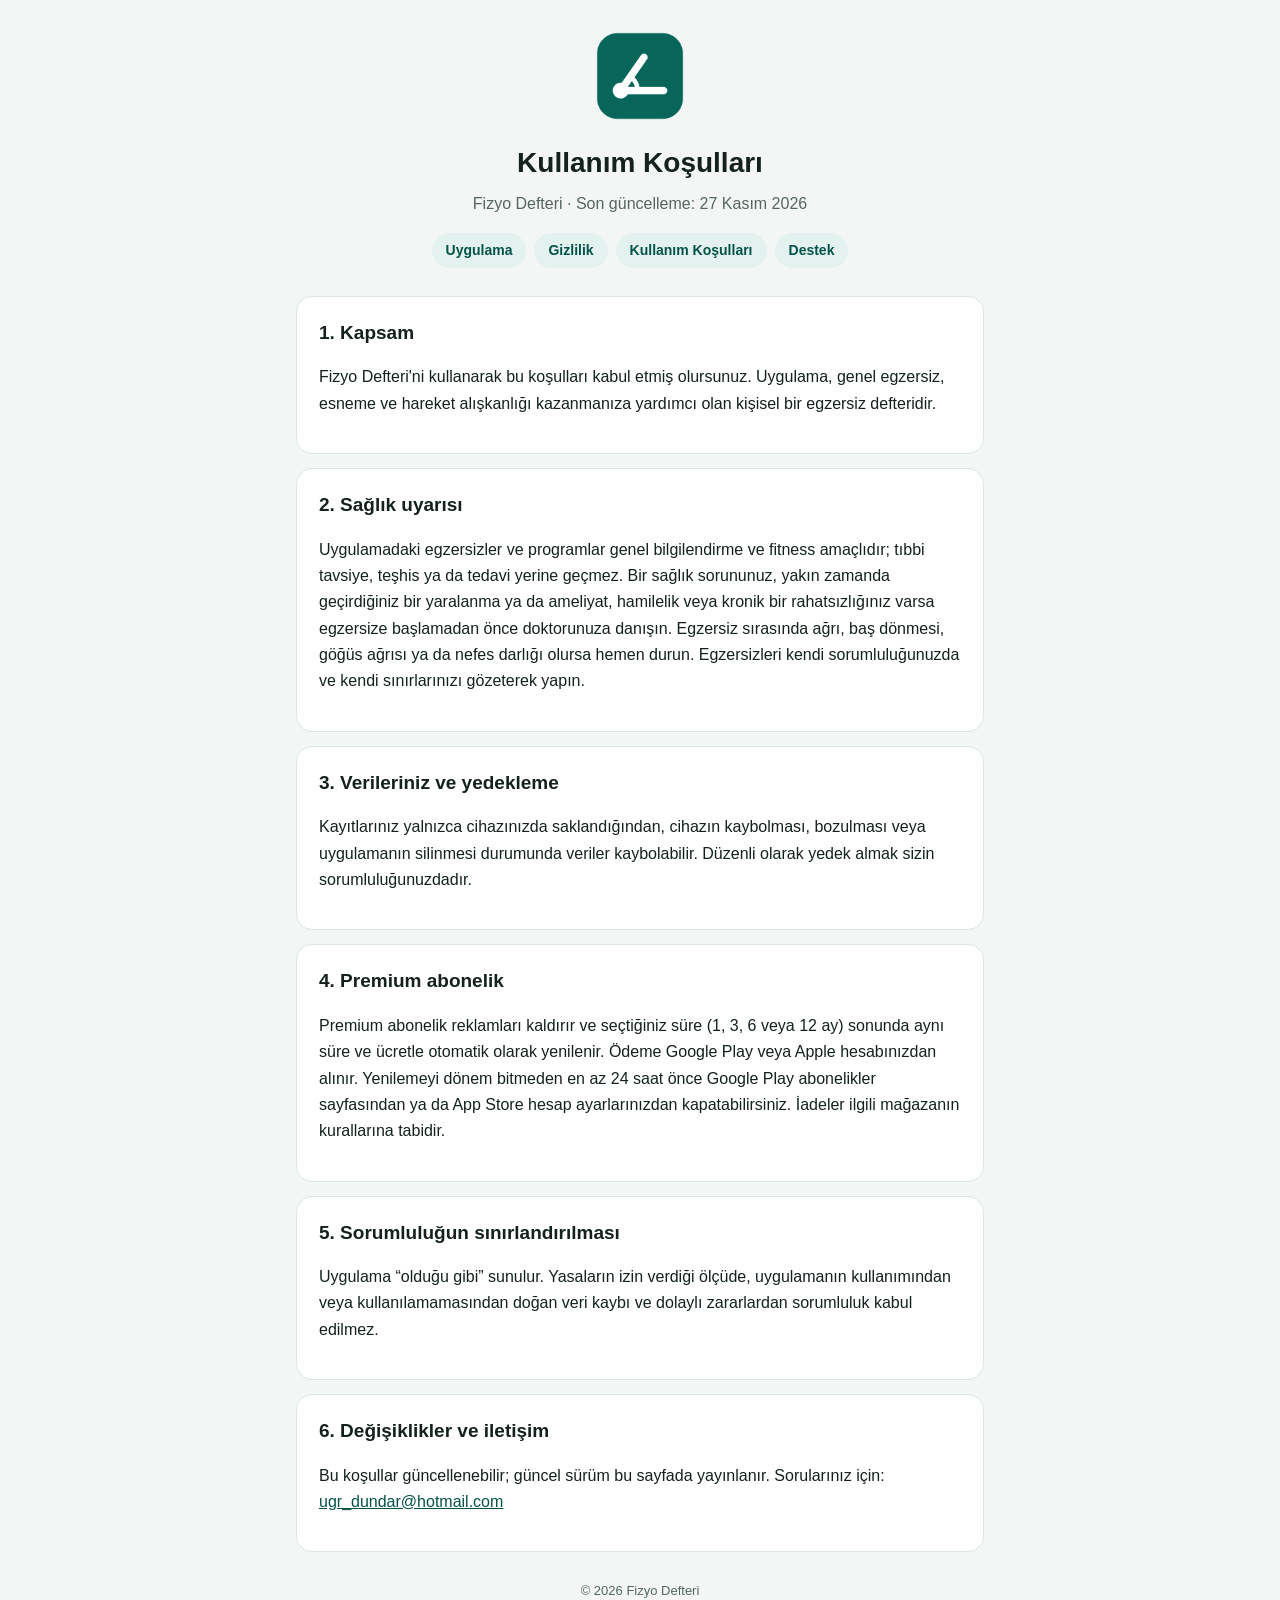
<file: fizyodefteri/kosullar.html>
<!doctype html>
<html lang="tr">
<head>
<meta charset="utf-8">
<meta name="viewport" content="width=device-width, initial-scale=1">
<title>Kullanım Koşulları – Fizyo Defteri</title>
<link rel="stylesheet" href="style.css">
</head>
<body>
<main>
  <header>
    <img src="icon.png" alt="Fizyo Defteri simgesi">
    <h1>Kullanım Koşulları</h1>
    <p>Fizyo Defteri · Son güncelleme: 27 Kasım 2026</p>
    <nav><a href="./">Uygulama</a><a href="gizlilik.html">Gizlilik</a><a href="kosullar.html">Kullanım Koşulları</a><a href="destek.html">Destek</a></nav>
  </header>

  <section>
    <h2>1. Kapsam</h2>
    <p>Fizyo Defteri'ni kullanarak bu koşulları kabul etmiş olursunuz. Uygulama, genel egzersiz, esneme ve hareket alışkanlığı kazanmanıza yardımcı olan kişisel bir egzersiz defteridir.</p>
  </section>

  <section>
    <h2>2. Sağlık uyarısı</h2>
    <p>Uygulamadaki egzersizler ve programlar genel bilgilendirme ve fitness amaçlıdır; tıbbi tavsiye, teşhis ya da tedavi yerine geçmez. Bir sağlık sorununuz, yakın zamanda geçirdiğiniz bir yaralanma ya da ameliyat, hamilelik veya kronik bir rahatsızlığınız varsa egzersize başlamadan önce doktorunuza danışın. Egzersiz sırasında ağrı, baş dönmesi, göğüs ağrısı ya da nefes darlığı olursa hemen durun. Egzersizleri kendi sorumluluğunuzda ve kendi sınırlarınızı gözeterek yapın.</p>
  </section>

  <section>
    <h2>3. Verileriniz ve yedekleme</h2>
    <p>Kayıtlarınız yalnızca cihazınızda saklandığından, cihazın kaybolması, bozulması veya uygulamanın silinmesi durumunda veriler kaybolabilir. Düzenli olarak yedek almak sizin sorumluluğunuzdadır.</p>
  </section>

  <section>
    <h2>4. Premium abonelik</h2>
    <p>Premium abonelik reklamları kaldırır ve seçtiğiniz süre (1, 3, 6 veya 12 ay) sonunda aynı süre ve ücretle otomatik olarak yenilenir. Ödeme Google Play veya Apple hesabınızdan alınır. Yenilemeyi dönem bitmeden en az 24 saat önce Google Play abonelikler sayfasından ya da App Store hesap ayarlarınızdan kapatabilirsiniz. İadeler ilgili mağazanın kurallarına tabidir.</p>
  </section>

  <section>
    <h2>5. Sorumluluğun sınırlandırılması</h2>
    <p>Uygulama “olduğu gibi” sunulur. Yasaların izin verdiği ölçüde, uygulamanın kullanımından veya kullanılamamasından doğan veri kaybı ve dolaylı zararlardan sorumluluk kabul edilmez.</p>
  </section>

  <section>
    <h2>6. Değişiklikler ve iletişim</h2>
    <p>Bu koşullar güncellenebilir; güncel sürüm bu sayfada yayınlanır. Sorularınız için: <a href="mailto:ugr_dundar@hotmail.com">ugr_dundar@hotmail.com</a></p>
  </section>

  <footer>© 2026 Fizyo Defteri</footer>
</main>
</body>
</html>
</file>
<file: birdahayok/style.css>
:root {
  --primary: #2ECC8E;
  --primary-dark: #1BA870;
  --primary-light: #E8F9F3;
  --bg: #F5FAF8;
  --surface: #FFFFFF;
  --text: #1C2B25;
  --muted: #5B6F66;
  --border: #DDEBE5;
}
@media (prefers-color-scheme: dark) {
  :root {
    --primary-light: #16352A;
    --bg: #0F1714;
    --surface: #17221D;
    --text: #E8F1ED;
    --muted: #9DB2A9;
    --border: #26362F;
  }
}
* { box-sizing: border-box; }
body {
  margin: 0;
  background: var(--bg);
  color: var(--text);
  font: 16px/1.65 -apple-system, BlinkMacSystemFont, "Segoe UI", Roboto, sans-serif;
}
main { max-width: 720px; margin: 0 auto; padding: 32px 16px 64px; }
header { text-align: center; margin-bottom: 28px; }
header img { width: 88px; height: 88px; border-radius: 20px; }
header h1 { margin: 12px 0 4px; font-size: 28px; }
header p { margin: 0; color: var(--muted); }
nav { display: flex; gap: 8px; justify-content: center; flex-wrap: wrap; margin-top: 16px; }
nav a {
  padding: 6px 14px; border-radius: 999px; text-decoration: none;
  color: var(--primary-dark); background: var(--primary-light); font-weight: 600; font-size: 14px;
}
section {
  background: var(--surface); border: 1px solid var(--border);
  border-radius: 16px; padding: 20px 22px; margin-bottom: 14px;
}
section h2 { margin: 0 0 8px; font-size: 19px; }
section p, section li { color: var(--text); }
ul { padding-left: 20px; margin: 8px 0; }
a { color: var(--primary-dark); }
.note { color: var(--muted); font-size: 14px; }
footer { text-align: center; color: var(--muted); font-size: 13px; margin-top: 28px; }
table { width: 100%; border-collapse: collapse; font-size: 14px; }
th, td { text-align: left; padding: 8px 6px; border-bottom: 1px solid var(--border); vertical-align: top; }
</file>
<file: fizyodefteri/style.css>
:root {
  --primary: #0B7A6A;
  --primary-dark: #055248;
  --primary-light: #E3F2EF;
  --bg: #F3F6F5;
  --surface: #FFFFFF;
  --text: #14211E;
  --muted: #55665F;
  --border: #DCE7E3;
}
@media (prefers-color-scheme: dark) {
  :root {
    --primary-light: #123A33;
    --bg: #0C1412;
    --surface: #141E1B;
    --text: #E8F1ED;
    --muted: #9DB2A9;
    --border: #26362F;
  }
}
* { box-sizing: border-box; }
body {
  margin: 0;
  background: var(--bg);
  color: var(--text);
  font: 16px/1.65 -apple-system, BlinkMacSystemFont, "Segoe UI", Roboto, sans-serif;
}
main { max-width: 720px; margin: 0 auto; padding: 32px 16px 64px; }
header { text-align: center; margin-bottom: 28px; }
header img { width: 88px; height: 88px; border-radius: 20px; }
header h1 { margin: 12px 0 4px; font-size: 28px; }
header p { margin: 0; color: var(--muted); }
nav { display: flex; gap: 8px; justify-content: center; flex-wrap: wrap; margin-top: 16px; }
nav a {
  padding: 6px 14px; border-radius: 999px; text-decoration: none;
  color: var(--primary-dark); background: var(--primary-light); font-weight: 600; font-size: 14px;
}
section {
  background: var(--surface); border: 1px solid var(--border);
  border-radius: 16px; padding: 20px 22px; margin-bottom: 14px;
}
section h2 { margin: 0 0 8px; font-size: 19px; }
section p, section li { color: var(--text); }
ul { padding-left: 20px; margin: 8px 0; }
a { color: var(--primary-dark); }
.note { color: var(--muted); font-size: 14px; }
footer { text-align: center; color: var(--muted); font-size: 13px; margin-top: 28px; }
table { width: 100%; border-collapse: collapse; font-size: 14px; }
th, td { text-align: left; padding: 8px 6px; border-bottom: 1px solid var(--border); vertical-align: top; }
@media (prefers-color-scheme: dark) { a, nav a { color: #7FD3C3; } }
</file>
